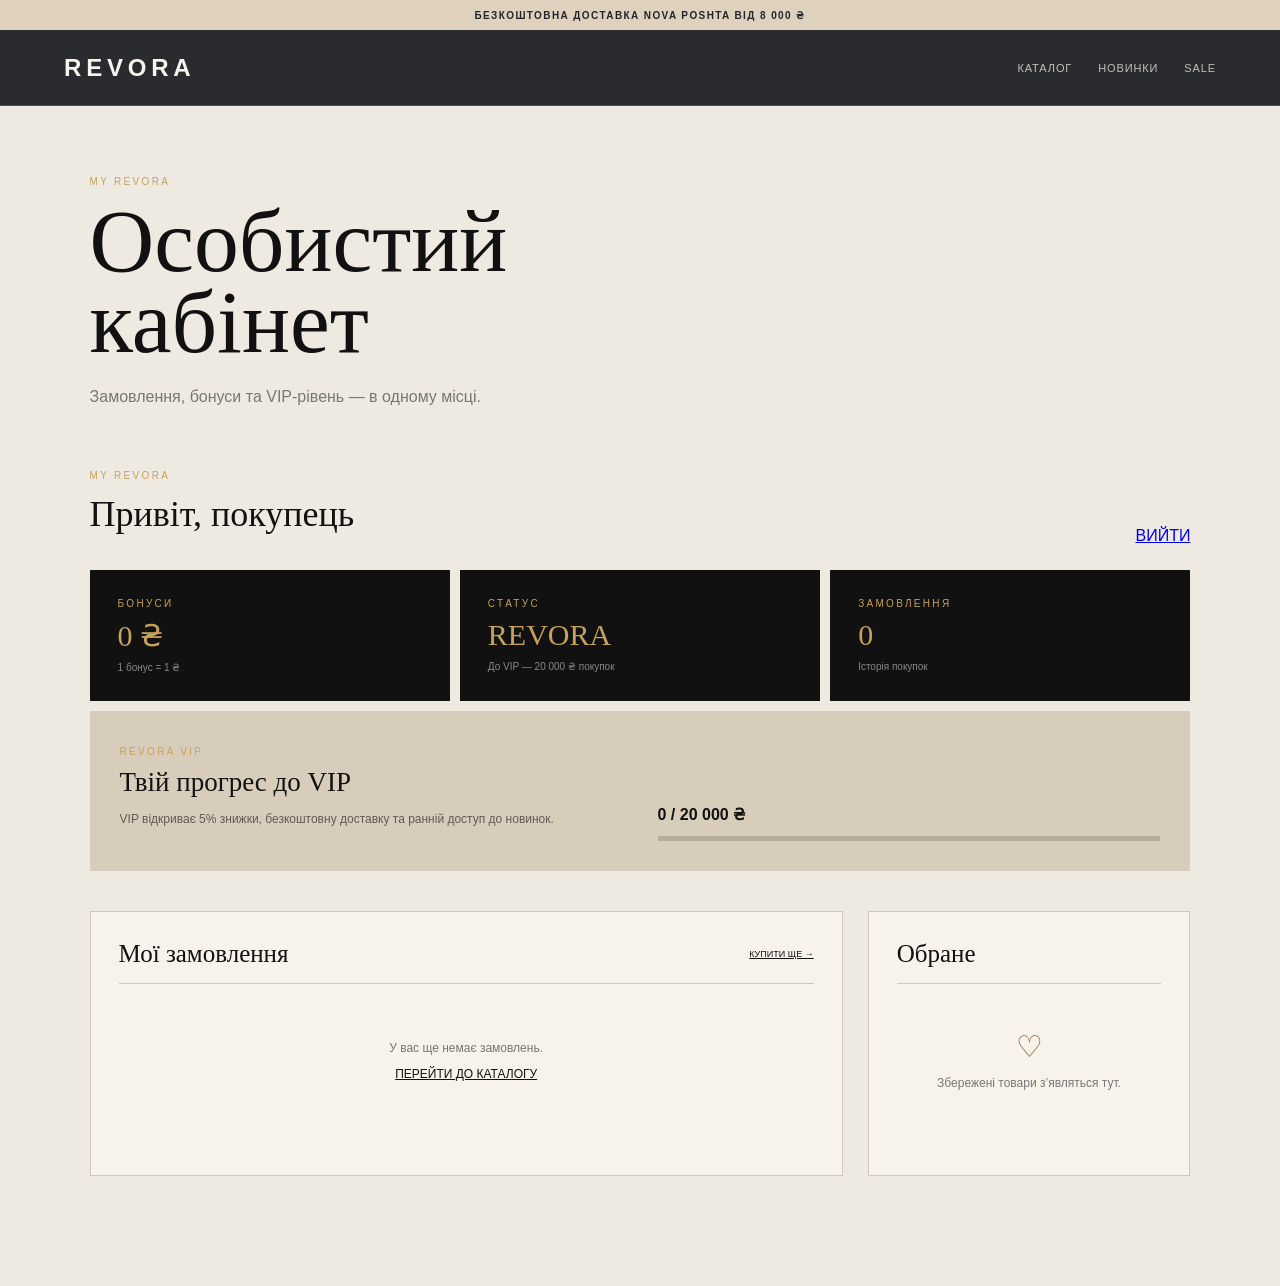
<file: account-dashboard.html>
<!doctype html><html lang="uk"><head><meta charset="UTF-8"><meta name="viewport" content="width=device-width,initial-scale=1"><meta name="theme-color" content="#090909"><title>Мій REVORA</title><link rel="stylesheet" href="style.css"></head><body>
<div class="topbar">БЕЗКОШТОВНА ДОСТАВКА NOVA POSHTA ВІД 8 000 ₴</div><header><a class="logo" href="index.html">REVORA</a><nav><a href="catalog.html">КАТАЛОГ</a><a href="catalog.html?sort=new">НОВИНКИ</a><a href="catalog.html?sale=1">SALE</a></nav></header>
<main class="accountPage"><section class="accountHero"><small>MY REVORA</small><h1>Особистий<br>кабінет</h1><p>Замовлення, бонуси та VIP-рівень — в одному місці.</p></section>
<section class="accountDashboard" style="display:block"><div class="accountHead"><div><small>MY REVORA</small><h2>Привіт, <span id="profileName">покупець</span></h2></div><a href="account.html">ВИЙТИ</a></div>
<div class="accountStats"><article><small>БОНУСИ</small><strong id="bonusCount">0 ₴</strong><span>1 бонус = 1 ₴</span></article><article><small>СТАТУС</small><strong id="vipStatus">REVORA</strong><span>До VIP — 20 000 ₴ покупок</span></article><article><small>ЗАМОВЛЕННЯ</small><strong id="orderCount">0</strong><span>Історія покупок</span></article></div>
<div class="vipCard"><div><small>REVORA VIP</small><h3>Твій прогрес до VIP</h3><p>VIP відкриває 5% знижки, безкоштовну доставку та ранній доступ до новинок.</p></div><div><b>0 / 20 000 ₴</b><div class="vipBar"><i style="width:0"></i></div></div></div>
<div class="accountGrid"><section><div class="accountSectionTitle"><h3>Мої замовлення</h3><a href="catalog.html">КУПИТИ ЩЕ →</a></div><div class="accountEmpty"><p>У вас ще немає замовлень.</p><a href="catalog.html">ПЕРЕЙТИ ДО КАТАЛОГУ</a></div></section><section><div class="accountSectionTitle"><h3>Обране</h3></div><div class="accountEmpty"><span>♡</span><p>Збережені товари з’являться тут.</p></div></section></div></section></main>
<script>var p=new URLSearchParams(location.search),n=p.get('name');if(n)document.getElementById('profileName').textContent=n;</script></body></html>
</file>
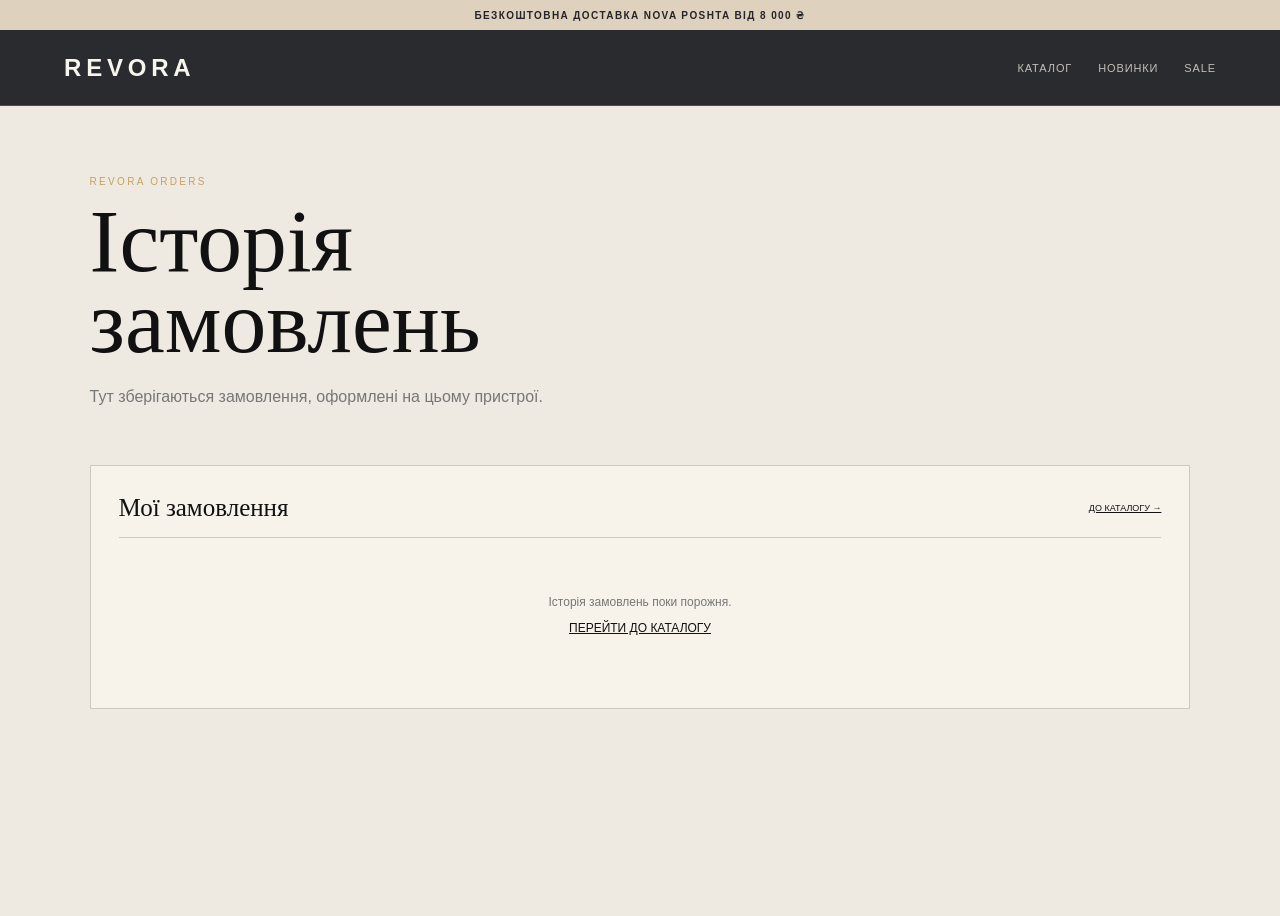
<file: account.html>
<!doctype html><html lang="uk"><head><meta charset="UTF-8"><meta name="viewport" content="width=device-width,initial-scale=1"><meta name="theme-color" content="#090909"><title>Історія замовлень — REVORA</title><link rel="stylesheet" href="style.css"></head><body>
<div class="topbar">БЕЗКОШТОВНА ДОСТАВКА NOVA POSHTA ВІД 8 000 ₴</div><header><a class="logo" href="index.html">REVORA</a><nav><a href="catalog.html">КАТАЛОГ</a><a href="catalog.html?sort=new">НОВИНКИ</a><a href="catalog.html?sale=1">SALE</a></nav></header>
<main class="accountPage"><section class="accountHero"><small>REVORA ORDERS</small><h1>Історія<br>замовлень</h1><p>Тут зберігаються замовлення, оформлені на цьому пристрої.</p></section><section class="accountGrid" style="grid-template-columns:1fr"><section><div class="accountSectionTitle"><h3>Мої замовлення</h3><a href="catalog.html">ДО КАТАЛОГУ →</a></div><div id="orders"></div></section></section></main>
<script>(function(){var b=document.getElementById('orders'),a=[];try{a=JSON.parse(localStorage.getItem('revoraOrders')||'[]')}catch(e){}if(!a.length){b.innerHTML='<div class="accountEmpty"><p>Історія замовлень поки порожня.</p><a href="catalog.html">ПЕРЕЙТИ ДО КАТАЛОГУ</a></div>';return}b.innerHTML=a.slice().reverse().map(function(o){return '<article class="accountOrder"><div><small>ЗАМОВЛЕННЯ</small><b>#'+(o.number||'RV')+'</b></div><div><small>СТАТУС</small><b>'+(o.status||'Прийнято')+'</b></div><div><small>СУМА</small><b>'+Number(o.total||0).toLocaleString('uk-UA')+' ₴</b></div></article>'}).join('')})();</script></body></html>
</file>
<file: style.css>
*{box-sizing:border-box}html{scroll-behavior:smooth}body{margin:0;background:#090909;color:#f4f1e9;font-family:Arial,sans-serif}button,a{font:inherit}.topbar{height:30px;display:grid;place-items:center;background:#c6a15b;color:#0a0a0a;font-size:10px;font-weight:700;letter-spacing:.14em}header{height:76px;display:flex;align-items:center;justify-content:space-between;padding:0 5vw;position:sticky;top:0;background:#090909ed;backdrop-filter:blur(12px);z-index:20;border-bottom:1px solid #252525}.logo{color:#fff;text-decoration:none;font-size:24px;font-weight:900;letter-spacing:.2em}nav{display:flex;gap:26px}nav a,footer a{color:#aaa;text-decoration:none;font-size:11px;letter-spacing:.08em}nav a:hover,.logo:hover{color:#c6a15b}.tools{display:flex;gap:6px}.tools button,.mobile{background:none;color:#eee;border:1px solid #303030;padding:9px 11px;cursor:pointer}.mobile{display:none}.mobileNav{display:none}.hero{min-height:690px;padding:92px 7vw;position:relative;overflow:hidden;background:radial-gradient(circle at 78% 42%,#30281c 0,#171511 24%,#090909 55%)}.heroCopy{max-width:750px;position:relative;z-index:2}.eyebrow,small{color:#c6a15b;font-size:10px;letter-spacing:.23em}.hero h1{font:clamp(58px,7.7vw,112px)/.86 Georgia;margin:26px 0 30px;letter-spacing:-.055em}.hero h1 em,.story h2 em{color:#c6a15b;font-weight:400}.heroCopy>p{max-width:510px;color:#9c9c9c;line-height:1.7;font-size:14px}.heroBtns{display:flex;gap:10px;margin-top:34px}.primary,.ghost{padding:15px 19px;text-decoration:none;font-size:10px;letter-spacing:.1em}.primary{background:#c6a15b;color:#090909}.ghost{border:1px solid #484848;color:#eee}.heroVisual{position:absolute;right:7vw;top:80px;width:30vw;max-width:410px;height:500px;border:1px solid #51452f;background:linear-gradient(145deg,#1d1a15,#0e0e0c);padding:18px;display:flex;flex-direction:column;justify-content:space-between;transform:rotate(1.5deg)}.heroVisual span{font-size:9px;letter-spacing:.2em}.heroVisual strong{font:58px/.85 Georgia;color:#5f574a;text-align:center}.heroVisual small{color:#6e685f;letter-spacing:0}.heroNo{position:absolute;right:3vw;bottom:35px;color:#555;font-size:10px}.benefits{padding:18px 5vw;display:flex;justify-content:space-around;gap:20px;border-block:1px solid #252525;color:#999;font-size:10px;letter-spacing:.08em}.section{padding:95px 7vw}.light{background:#eeeae1;color:#101010}.black{background:#0e0e0e}.sectionHead{display:flex;align-items:flex-end;justify-content:space-between;margin-bottom:42px}.sectionHead h2,.story h2,.telegram h2{font:clamp(44px,5vw,70px) Georgia;margin:7px 0}.sectionHead>a{color:inherit;font-size:10px;letter-spacing:.1em}.products{display:grid;grid-template-columns:repeat(4,1fr);gap:15px}.product{background:#ded8cc;position:relative}.productImg{height:340px;background:linear-gradient(145deg,#d5cfc3,#bcb3a4);display:grid;place-items:center;text-align:center;color:#8a8173;font:26px Georgia}.badge{position:absolute;top:12px;left:12px;background:#111;color:#fff;padding:7px 9px;font-size:9px;letter-spacing:.12em}.info{padding:16px}.info b{font-size:13px}.price{margin:10px 0 0;font-weight:700}.old{color:#8c887f;text-decoration:line-through;margin-left:8px;font-weight:400}.add{width:100%;margin-top:14px;padding:12px;background:#111;color:#fff;border:0;cursor:pointer;font-size:10px;letter-spacing:.1em}.muted{color:#666}.editorial{border-top:1px solid #303030}.editorial article{display:grid;grid-template-columns:70px 1fr 40px;align-items:center;padding:32px 4px;border-bottom:1px solid #303030}.editorial b{color:#c6a15b;font-size:10px}.editorial h3{font:32px Georgia;margin:0}.editorial p{color:#777;font-size:12px}.editorial i{font-style:normal;font-size:24px}.categories{display:grid;grid-template-columns:1fr 1fr;border-top:1px solid #aaa}.categories a{display:flex;justify-content:space-between;padding:24px 4px;border-bottom:1px solid #bcb6aa;font:25px Georgia}.categories a:nth-child(odd){margin-right:35px}.story{padding:110px 7vw;background:#d5ccbc;color:#111}.story h2{max-width:900px}.why{display:grid;grid-template-columns:repeat(4,1fr);gap:25px;margin-top:65px}.why b{color:#8b6a34;font-size:10px}.why h3{font:21px Georgia}.why p{color:#625d54;font-size:13px;line-height:1.6}.telegram{text-align:center;padding:110px 6vw;background:#10100f}.telegram a{display:inline-block;margin-top:20px;color:#c6a15b;border-bottom:1px solid #c6a15b;padding-bottom:7px;text-decoration:none;font-size:11px}footer{padding:65px 7vw;display:grid;grid-template-columns:2fr 1fr 1fr;gap:40px;border-top:1px solid #272727}footer p{color:#666;font-size:12px}footer div:not(:first-child){display:flex;flex-direction:column;gap:12px}footer b{font-size:10px;letter-spacing:.12em;margin-bottom:8px}.drawer{position:fixed;right:-430px;top:0;width:min(420px,90vw);height:100vh;background:#eeeae1;color:#111;z-index:50;padding:35px;transition:.3s}.drawer.open{right:0}.drawer #close{float:right;border:0;background:none;font-size:28px}.shade{display:none;position:fixed;inset:0;background:#000a;z-index:40}.shade.open{display:block}#intro{position:fixed;inset:0;z-index:100;background:#080808;display:grid;place-items:center;font-size:clamp(40px,9vw,110px);font-weight:900;letter-spacing:.24em;animation:intro 1.15s forwards}@keyframes intro{0%,70%{opacity:1;visibility:visible}100%{opacity:0;visibility:hidden}}@media(max-width:900px){nav{display:none}.mobile{display:block}.hero{padding:70px 6vw 520px}.heroVisual{top:auto;bottom:45px;left:6vw;right:auto;width:88%;max-width:none;height:410px}.products{grid-template-columns:1fr 1fr}.why{grid-template-columns:1fr 1fr}.benefits{overflow:auto;justify-content:flex-start}.benefits span{white-space:nowrap}.mobileNav.open{display:flex;position:fixed;top:106px;left:0;right:0;z-index:19;background:#111;padding:25px 6vw;flex-direction:column;gap:20px}.mobileNav a{color:#eee;text-decoration:none}}@media(max-width:560px){header{padding:0 4vw}.tools button:not(#cart){display:none}.hero h1{font-size:52px}.heroBtns{flex-direction:column;align-items:flex-start}.section{padding:70px 5vw}.products{gap:8px}.productImg{height:230px}.info{padding:11px}.categories{grid-template-columns:1fr}.categories a:nth-child(odd){margin-right:0}.why{grid-template-columns:1fr}.editorial h3{font-size:25px}footer{grid-template-columns:1fr}.sectionHead h2{font-size:43px}}
/* Catalog + product */.catalogPage{background:#eeeae1;color:#111;min-height:80vh;padding:70px 6vw 100px}.catalogTop h1{font:clamp(55px,8vw,100px)/.9 Georgia;margin:12px 0}.catalogTop p{color:#777}.catalogTools{display:grid;grid-template-columns:2fr 1fr 1fr;gap:10px;margin:55px 0 18px}.catalogTools input,.catalogTools select{padding:15px;background:transparent;border:1px solid #aaa;color:#111}.catalogMeta{display:flex;justify-content:space-between;align-items:center;margin-bottom:25px;font-size:10px;letter-spacing:.1em}.catalogMeta button{border:0;background:none;text-decoration:underline;cursor:pointer}.catalogGrid{grid-template-columns:repeat(4,1fr)}.productLink{color:#111;text-decoration:none;display:block}.info{display:flex;flex-direction:column;gap:7px}.info small{color:#777;letter-spacing:.1em}.quickAdd{width:calc(100% - 28px);margin:0 14px 14px;padding:12px;background:#111;color:#fff;border:0;cursor:pointer;font-size:10px;letter-spacing:.1em}.productPage{min-height:760px;background:#eeeae1;color:#111;padding:65px 7vw;display:grid;grid-template-columns:1.1fr .9fr;gap:7vw}.mainPhoto{height:610px;background:linear-gradient(145deg,#d6cfc2,#b9af9f);display:grid;place-items:center;text-align:center;color:#81786a;font:34px Georgia}.thumbs{display:grid;grid-template-columns:repeat(3,1fr);gap:8px;margin-top:8px}.thumbs span{height:110px;background:#d4cec2;display:grid;place-items:center;color:#8c8579;font-size:10px}.productDetails{padding-top:25px}.productDetails h1{font:clamp(45px,5vw,72px)/.95 Georgia;margin:15px 0 25px}.bigPrice{font-size:22px;font-weight:700}.bigPrice span{font-size:14px;color:#888;text-decoration:line-through;margin-left:10px}.desc{color:#666;line-height:1.7;margin:30px 0}.productDetails label{font-size:10px;letter-spacing:.12em;font-weight:700}.sizes{display:flex;flex-wrap:wrap;gap:8px;margin:12px 0 22px}.sizes button{min-width:48px;padding:12px;background:transparent;border:1px solid #aaa;cursor:pointer}.sizes button.selected{background:#111;color:#fff;border-color:#111}.qty{display:flex;align-items:center;gap:22px;margin-bottom:15px}.qty button{width:38px;height:38px;background:transparent;border:1px solid #aaa}.buy{width:100%;padding:17px;background:#111;color:#fff;border:0;font-size:11px;letter-spacing:.12em;cursor:pointer}.productBenefits{border-top:1px solid #bbb;margin-top:30px;padding-top:15px;color:#666;font-size:12px}.cartRow{display:grid;grid-template-columns:1fr auto auto;gap:10px;align-items:center;padding:15px 0;border-bottom:1px solid #ccc;font-size:12px}.cartRow div{display:flex;flex-direction:column;gap:5px}.cartRow small{color:#777;letter-spacing:0}.cartRow button{border:0;background:none;font-size:20px}.cartTotal{display:flex;justify-content:space-between;padding-top:25px;font-size:18px}@media(max-width:900px){.catalogGrid{grid-template-columns:repeat(2,1fr)}.productPage{grid-template-columns:1fr}.mainPhoto{height:500px}}@media(max-width:560px){.catalogPage{padding:45px 4vw 70px}.catalogTools{grid-template-columns:1fr}.catalogGrid{gap:8px}.productPage{padding:35px 4vw}.mainPhoto{height:430px}.thumbs span{height:80px}}
/* Checkout */.checkoutBtn{display:block;margin-top:25px;background:#111;color:#fff;text-align:center;text-decoration:none;padding:16px;font-size:10px;letter-spacing:.12em}.checkoutPage{background:#eeeae1;color:#111;min-height:90vh;padding:65px 7vw 110px}.checkoutTitle h1{font:clamp(55px,7vw,95px)/.9 Georgia;margin:12px 0 60px}.checkoutLayout{display:grid;grid-template-columns:1.25fr .75fr;gap:7vw}.checkoutForm h2,.orderSummary h2{font:28px Georgia;margin:35px 0 20px}.checkoutForm h2:first-child{margin-top:0}.formGrid{display:grid;grid-template-columns:1fr 1fr;gap:12px}.checkoutForm label{display:flex;flex-direction:column;gap:8px;font-size:10px;letter-spacing:.08em;margin-bottom:13px}.checkoutForm input,.checkoutForm select,.checkoutForm textarea{width:100%;padding:15px;border:1px solid #aaa;background:transparent;color:#111;font:13px Arial;letter-spacing:0}.formHint{font-size:11px;color:#777;line-height:1.5}.payments{display:grid;gap:8px;margin-bottom:20px}.payments label{border:1px solid #aaa;padding:15px;display:block}.payments input{width:auto;margin-right:8px}.placeOrder{width:100%;padding:18px;background:#111;color:#fff;border:0;margin-top:15px;cursor:pointer;font-size:10px;letter-spacing:.12em}.placeOrder:disabled{opacity:.4}.orderSummary{background:#dcd5c8;padding:30px;align-self:start;position:sticky;top:125px}.checkoutItem{display:grid;grid-template-columns:65px 1fr auto;gap:12px;align-items:center;padding:15px 0;border-bottom:1px solid #bbb}.miniPhoto{height:75px;background:#c7beaf;display:grid;place-items:center;font-size:8px;color:#777}.checkoutItem>div:nth-child(2){display:flex;flex-direction:column;gap:6px}.checkoutItem small{color:#777;letter-spacing:0}.checkoutItem strong{font-size:12px}.checkoutQty{display:flex;align-items:center;gap:10px}.checkoutQty button{width:25px;height:25px;background:transparent;border:1px solid #aaa}.sumLine{display:flex;justify-content:space-between;gap:20px;padding:12px 0;font-size:12px}.grand{border-top:1px solid #aaa;margin-top:10px;padding-top:20px;font-size:18px}.freeHint{font-size:10px;color:#766341}.emptyCheckout a{color:#111}.successModal{display:none;position:fixed;inset:0;background:#000c;z-index:100;place-items:center;padding:20px}.successModal.show{display:grid}.successModal>div{background:#eeeae1;color:#111;max-width:520px;width:100%;padding:45px}.successModal h2{font:42px Georgia;margin:10px 0}.successModal p{line-height:1.7;color:#555}.successModal a{display:block;background:#111;color:#fff;text-decoration:none;text-align:center;padding:15px;margin-top:25px;font-size:10px;letter-spacing:.1em}@media(max-width:800px){.checkoutLayout{grid-template-columns:1fr}.orderSummary{position:static;order:-1}.formGrid{grid-template-columns:1fr}.checkoutPage{padding:45px 5vw 80px}}

/* REVORA checkout polish */
.checkoutTitle{max-width:760px}
.checkoutTitle p{margin:-38px 0 55px;color:#777;font-size:12px;line-height:1.6}
.checkoutForm{background:#f4f0e8;border:1px solid #d0c8bb;padding:34px}
.checkoutForm h2{margin-top:38px;padding-bottom:12px;border-bottom:1px solid #d3ccbf}
.checkoutForm h2:first-child{margin-top:0}
.checkoutForm input,.checkoutForm select,.checkoutForm textarea{border-radius:0;outline:none;transition:border-color .2s,background .2s}
.checkoutForm input:focus,.checkoutForm select:focus,.checkoutForm textarea:focus{border-color:#8b6a34;background:#fff}
.payments label{cursor:pointer;transition:.2s}
.payments label:has(input:checked){border-color:#8b6a34;background:#ebe2d2}
.placeOrder{min-height:54px;transition:transform .15s,opacity .15s}
.placeOrder:hover{opacity:.9}
.placeOrder:active{transform:scale(.99)}
.checkoutSecure{font-size:10px;color:#6d675e;line-height:1.6;text-align:center;margin:14px 0 0}
.npResults{position:absolute;left:0;right:0;top:100%;z-index:80;max-height:280px;overflow:auto;background:#fff;border:1px solid #aaa;box-shadow:0 14px 35px #0002}
.npOption{display:block;width:100%;padding:13px 14px;text-align:left;background:#fff;color:#111;border:0;border-bottom:1px solid #eee;cursor:pointer;font-size:12px;line-height:1.35}
.npOption:hover{background:#eeeae1}
.npLoading{padding:14px;color:#777;font-size:12px;background:#fff}
.orderSummary{box-shadow:0 18px 50px #00000012}
.checkoutItem b{line-height:1.35}
.checkoutQty button{cursor:pointer}
.sumLine.grand b{font-size:20px}
@media(max-width:800px){
 .checkoutTitle h1{margin-bottom:42px}
 .checkoutTitle p{margin:-25px 0 38px}
 .checkoutForm{padding:24px 18px}
 .orderSummary{padding:22px}
 .checkoutItem{grid-template-columns:58px 1fr auto}
 .miniPhoto{height:66px}
 .placeOrder{position:sticky;bottom:10px;z-index:12;box-shadow:0 10px 30px #0004}
}
@media(max-width:480px){
 .checkoutPage{padding:32px 4vw 70px}
 .checkoutTitle h1{font-size:46px}
 .checkoutTitle p{font-size:11px}
 .checkoutForm{padding:20px 14px}
 .checkoutForm h2,.orderSummary h2{font-size:24px}
 .checkoutItem{grid-template-columns:52px 1fr}
 .checkoutItem>strong{grid-column:2}
 .miniPhoto{height:58px}
 .npResults{max-height:230px}
}


/* REVORA premium cart */
.drawer{padding:0;display:flex;flex-direction:column;overflow:hidden;box-shadow:-20px 0 60px #0005}
.drawer>small,.drawer>h2{margin-left:28px;margin-right:28px}
.drawer>small{margin-top:28px}
.drawer>h2{font:36px Georgia;margin-top:8px;margin-bottom:16px}
.drawer #close{position:absolute;right:18px;top:18px;z-index:2;cursor:pointer}
#cartItems{padding:0 28px 28px;overflow:auto;flex:1}
.cartProduct{display:grid;grid-template-columns:72px 1fr auto;gap:13px;padding:17px 0;border-bottom:1px solid #cbc4b8}
.cartProductPhoto{height:88px;background:#d3ccbf;color:#8b8173;text-decoration:none;display:grid;place-items:center;font:10px Georgia;letter-spacing:.12em}
.cartProductInfo{min-width:0;display:flex;flex-direction:column;gap:7px}
.cartProductInfo>a{color:#111;text-decoration:none;line-height:1.3}
.cartProductInfo small{color:#777;letter-spacing:0}
.cartProductQty{display:flex;align-items:center;width:max-content;border:1px solid #b8b0a3;margin-top:2px}
.cartProductQty button{width:29px;height:27px;border:0;background:transparent;cursor:pointer}
.cartProductQty span{min-width:26px;text-align:center;font-size:11px}
.cartProductSide{display:flex;flex-direction:column;align-items:flex-end;justify-content:space-between;white-space:nowrap;font-size:12px}
.cartRemove{border:0;background:none;font-size:21px;line-height:1;cursor:pointer;color:#777}
.cartDelivery{margin-top:18px;padding:12px;background:#e2dacb;color:#68583d;font-size:10px;line-height:1.5;text-align:center}
.cartTotal{border-top:0;padding-top:20px}
.cartTotalHint{display:block;color:#777;letter-spacing:0;margin-top:6px;line-height:1.4}
.checkoutBtn{margin-top:20px;padding:17px;transition:.2s}
.checkoutBtn:hover{background:#c6a15b;color:#090909}
.continueShopping{display:block;text-align:center;color:#555;margin-top:15px;font-size:10px;text-decoration:underline}
.cartEmpty{text-align:center;padding:70px 10px}
.cartEmpty span{font:10px Arial;letter-spacing:.24em;color:#9a7b45}
.cartEmpty h3{font:31px Georgia;margin:14px 0 8px}
.cartEmpty p{font-size:12px;color:#777;line-height:1.6;margin-bottom:25px}
.cartEmpty a{display:inline-block;background:#111;color:#fff;text-decoration:none;padding:14px 18px;font-size:9px;letter-spacing:.1em}
@media(max-width:560px){
 .drawer{width:100vw;max-width:none}
 .drawer>small,.drawer>h2{margin-left:20px;margin-right:20px}
 #cartItems{padding:0 20px 24px}
 .cartProduct{grid-template-columns:64px 1fr auto;gap:10px}
 .cartProductPhoto{height:80px}
 .drawer>h2{font-size:32px}
}


/* REVORA premium product page */
.productDetails{max-width:590px}
.sizeHead{display:flex;justify-content:space-between;align-items:center;margin-top:28px}
.sizeHead #sizeGuide{border:0;background:none;text-decoration:underline;color:#706552;font-size:9px;letter-spacing:.08em;cursor:pointer}
.qtyLabel{font-size:10px;letter-spacing:.12em;font-weight:700;margin:22px 0 10px}
.productActions{display:grid;grid-template-columns:1fr 1fr;gap:9px}
.buyNow{width:100%;padding:17px;background:#c6a15b;color:#090909;border:1px solid #c6a15b;font-size:11px;font-weight:700;letter-spacing:.12em;cursor:pointer}
.productBenefits{display:grid;gap:0}
.productBenefits p{display:flex;justify-content:space-between;gap:20px;padding:13px 0;margin:0;border-bottom:1px solid #c9c1b4}
.productBenefits b{color:#111;font-size:10px;text-transform:uppercase;letter-spacing:.08em}
.productBenefits span{color:#666;text-align:right}
.productInfo{border-bottom:1px solid #c9c1b4;padding:16px 0}
.productInfo summary{cursor:pointer;font-size:10px;font-weight:700;letter-spacing:.1em}
.productInfo p{color:#666;font-size:12px;line-height:1.7}
.mainPhoto{position:relative}
.zoomHint{position:absolute;right:16px;bottom:16px;background:#eeeae1dd;border:1px solid #aaa;padding:10px 12px;font-size:9px;letter-spacing:.08em}
.productThumbs{grid-template-columns:repeat(5,1fr)}
.productThumbs button{height:92px;background:#d4cec2;border:1px solid transparent;color:#81786a;font-size:9px;cursor:pointer}
.productThumbs button:hover{border-color:#8b6a34}
.sizeModal{display:none;position:fixed;inset:0;background:#000b;z-index:120;place-items:center;padding:20px}
.sizeModal.show{display:grid}
.sizeModal>div{position:relative;width:min(520px,100%);max-height:85vh;overflow:auto;background:#eeeae1;padding:36px;color:#111}
.sizeModal #closeSize{position:absolute;right:18px;top:15px;border:0;background:none;font-size:26px;cursor:pointer}
.sizeModal h2{font:36px Georgia;margin:10px 0}
.sizeModal p{color:#666;font-size:12px;line-height:1.6}
.sizeModal table{width:100%;border-collapse:collapse;margin-top:20px;font-size:12px}
.sizeModal th,.sizeModal td{text-align:left;padding:12px;border-bottom:1px solid #c8c0b4}
@media(max-width:560px){
 .productPage{gap:25px}
 .mainPhoto{height:470px}
 .productThumbs{display:flex;overflow-x:auto}
 .productThumbs button{min-width:86px}
 .productDetails{padding-top:0}
 .productDetails h1{font-size:43px}
 .productActions{grid-template-columns:1fr}
 .buy,.buyNow{min-height:54px}
 .sizeHead{gap:12px}
 .productBenefits p{font-size:11px}
}


/* REVORA homepage 2026 */
.homeHero{padding:0;min-height:690px}
.heroSlides{position:relative;min-height:690px}
.heroSlide{position:absolute;inset:0;padding:92px 7vw;opacity:0;visibility:hidden;transform:translateX(14px);transition:opacity .55s ease,transform .55s ease,visibility .55s}
.heroSlide.active{opacity:1;visibility:visible;transform:none}
.heroSlide:nth-child(2){background:radial-gradient(circle at 78% 42%,#26221c 0,#12110f 28%,#090909 58%)}
.heroSlide:nth-child(3){background:radial-gradient(circle at 78% 42%,#382c1b 0,#17130e 28%,#090909 58%)}
.heroControls{position:absolute;z-index:5;right:7vw;bottom:30px;display:flex;align-items:center;gap:13px}
.heroControls button{width:38px;height:38px;border:1px solid #555;background:#0c0c0caa;color:#eee;cursor:pointer}
.heroControls span{min-width:55px;text-align:center;color:#888;font-size:9px;letter-spacing:.1em}
.homeView{display:block;margin:0 14px 14px;text-align:center;text-decoration:none}
.homeDarkProducts .product{background:#191919}
.homeDarkProducts .productImg{background:linear-gradient(145deg,#25231f,#121212);color:#665f55}
.homeDarkProducts .productLink{color:#f4f1e9}
.homeDarkProducts .info small{color:#777}
.homeDarkProducts .add{background:#eeeae1;color:#111}
.categories a{color:#111;text-decoration:none;transition:padding .2s,color .2s}
.categories a:hover{padding-left:10px;color:#8b6a34}
@media(max-width:900px){
 .homeHero,.heroSlides{min-height:760px}
 .heroSlide{padding:70px 6vw 440px}
 .heroSlide .heroVisual{top:auto;bottom:65px}
 .heroControls{right:6vw;bottom:18px}
}
@media(max-width:560px){
 .homeHero,.heroSlides{min-height:720px}
 .heroSlide{padding:55px 5vw 390px}
 .heroSlide .heroCopy h1{font-size:48px}
 .heroSlide .heroVisual{left:5vw;width:90%;height:330px;bottom:52px}
 .heroSlide .heroVisual strong{font-size:48px}
 .heroControls{right:5vw;bottom:8px}
 .homeDarkProducts{grid-template-columns:1fr 1fr}
}


/* REVORA advanced catalog filters */
.filterToggle{display:none;width:100%;padding:14px 0;border:0;border-block:1px solid #aaa;background:transparent;text-align:left;font-size:10px;font-weight:700;letter-spacing:.12em}
.filterToggle span{float:right;font-size:16px}
.catalogTools{grid-template-columns:1.5fr repeat(3,1fr) 1.25fr 1.2fr;align-items:stretch}
.priceFilter{border:1px solid #aaa;padding:9px 12px;display:flex;flex-direction:column;justify-content:center;gap:6px}
.priceFilter label{display:flex;justify-content:space-between;font-size:9px;text-transform:uppercase;letter-spacing:.08em;color:#666}
.priceFilter input{padding:0;border:0;width:100%;accent-color:#8b6a34}
.noProducts{grid-column:1/-1;padding:70px 0;text-align:center;border-block:1px solid #bbb}
.noProducts h3{font:32px Georgia;margin:0 0 8px}
.noProducts p{color:#777;font-size:12px}
@media(max-width:1100px){.catalogTools{grid-template-columns:repeat(3,1fr)}}
@media(max-width:560px){
 .filterToggle{display:block;margin:28px 0 0}
 .catalogTools{display:none;margin:0 0 18px;padding:14px 0;border-bottom:1px solid #aaa}
 .catalogTools.mobileOpen{display:grid;grid-template-columns:1fr}
 .catalogTools input,.catalogTools select{min-height:48px}
 .priceFilter{min-height:58px}
 .catalogMeta{margin-top:18px}
}


/* REVORA customer account */
.accountPage{background:#eeeae1;color:#111;min-height:90vh;padding:65px 7vw 110px}
.accountHero{max-width:800px;margin-bottom:55px}
.accountHero h1{font:clamp(55px,7vw,95px)/.9 Georgia;margin:12px 0 22px}
.accountHero p{color:#777;line-height:1.6}
.accountGuest{max-width:560px;background:#f7f3eb;border:1px solid #d0c8bb;padding:38px}
.accountGuest h2,.accountHead h2{font:36px Georgia;margin:10px 0}
.accountGuest p{color:#666;font-size:12px;line-height:1.7}
.accountGuest form{display:grid;gap:12px;margin-top:25px}
.accountGuest label{display:flex;flex-direction:column;gap:7px;font-size:10px;letter-spacing:.08em}
.accountGuest input{padding:15px;border:1px solid #aaa;background:transparent}
.accountGuest button{padding:16px;background:#111;color:#fff;border:0;cursor:pointer}
.accountHead{display:flex;justify-content:space-between;align-items:end;margin-bottom:25px}
.accountHead button{border:0;background:none;text-decoration:underline;cursor:pointer;font-size:10px}
.accountStats{display:grid;grid-template-columns:repeat(3,1fr);gap:10px}
.accountStats article{background:#111;color:#fff;padding:28px;display:flex;flex-direction:column;gap:9px}
.accountStats strong{font:30px Georgia;color:#c6a15b}
.accountStats span{font-size:10px;color:#888}
.vipCard{margin:10px 0 40px;padding:30px;background:#d8cdbb;display:grid;grid-template-columns:1fr 1fr;gap:35px;align-items:end}
.vipCard h3{font:27px Georgia;margin:8px 0}
.vipCard p{font-size:12px;color:#625b51;line-height:1.6}
.vipBar{height:5px;background:#b9ad99;margin-top:12px;overflow:hidden}
.vipBar i{display:block;height:100%;width:0;background:#111;transition:width .4s}
.accountGrid{display:grid;grid-template-columns:1.4fr .6fr;gap:25px}
.accountGrid>section{background:#f7f3eb;border:1px solid #d0c8bb;padding:28px}
.accountSectionTitle{display:flex;justify-content:space-between;align-items:center;border-bottom:1px solid #d0c8bb;padding-bottom:15px}
.accountSectionTitle h3{font:25px Georgia;margin:0}
.accountSectionTitle a{font-size:9px;color:#111}
.accountOrder{display:grid;grid-template-columns:1fr 1fr 1fr;gap:10px;padding:18px 0;border-bottom:1px solid #ddd4c6}
.accountOrder div{display:flex;flex-direction:column;gap:5px}
.accountOrder small{color:#8b6a34}
.accountOrder b{font-size:12px}
.accountEmpty{text-align:center;padding:45px 10px;color:#777;font-size:12px}
.accountEmpty span{font-size:30px;color:#8b6a34}
.accountEmpty a{color:#111}
[hidden]{display:none!important}
@media(max-width:700px){.accountPage{padding:40px 4vw 80px}.accountStats{grid-template-columns:1fr}.vipCard,.accountGrid{grid-template-columns:1fr}.accountGuest{padding:25px 18px}.accountOrder{grid-template-columns:1fr 1fr}.accountOrder div:last-child{grid-column:1/-1}.accountHero h1{font-size:50px}}

/* REVORA homepage usability */
.editorial a{color:inherit;text-decoration:none;display:grid;grid-template-columns:70px 1fr 40px;align-items:center;padding:32px 4px;border-bottom:1px solid #303030;transition:background .2s,padding .2s}
.editorial a:hover{background:#191919;padding-left:14px}
.editorial a b{color:#c6a15b;font-size:10px}
.editorial a h3{font:32px Georgia;margin:0}
.editorial a p{color:#999;font-size:12px}
.editorial a i{font-style:normal;font-size:24px}
.productMonogram{font:700 33px/1.1 Georgia,serif;letter-spacing:.2em;color:#544c41;text-align:center}
.productMonogram small{display:block;margin-top:12px;color:#7d756a;letter-spacing:.16em;font:10px Arial}
.productImg img{width:100%;height:100%;object-fit:cover;display:block}
.homeSearchOverlay[hidden]{display:none}
.homeSearchOverlay{position:fixed;inset:0;z-index:110;background:rgba(0,0,0,.82);display:flex;align-items:flex-start;justify-content:center;padding:12vh 16px 20px}
.homeSearchDialog{width:min(640px,100%);background:#141414;border:1px solid #5a4b2e;box-shadow:0 30px 85px #000;padding:27px;color:#f2efe6;max-height:80vh;overflow:auto}
.homeSearchTop{display:flex;align-items:center;justify-content:space-between;font-size:10px;letter-spacing:.2em;color:#c6a15b;margin-bottom:20px}
.homeSearchTop button{background:none;border:0;color:#fff;font-size:32px;cursor:pointer}
.homeSearchDialog input{display:block;width:100%;padding:17px 15px;border:1px solid #555;background:#202020;color:#fff;outline:none;font-size:16px}
.homeSearchDialog input:focus{border-color:#c6a15b}
.homeSearchResults{margin:16px 0}
.homeSearchResults>a{display:flex;justify-content:space-between;gap:15px;align-items:center;padding:16px 4px;border-bottom:1px solid #333;text-decoration:none;color:#eee;font-size:13px}
.homeSearchResults>a:hover{color:#c6a15b}
.homeSearchResults b{white-space:nowrap}
.homeSearchResults>p{color:#a9a9a9;font-size:13px}
.homeSearchAll{display:inline-block;margin-top:8px;color:#c6a15b;text-decoration:none;font-size:11px;letter-spacing:.1em}
.heroVisual{isolation:isolate;background:linear-gradient(140deg,#31281b 0%,#15120f 47%,#090909 100%)}
.heroVisual:before{content:"";position:absolute;inset:12px;border:1px solid #55482d75;pointer-events:none}
.heroVisual strong{font:clamp(30px,4.4vw,62px)/1 Georgia;color:#cfb57a;text-align:center;letter-spacing:.035em}
.heroVisual small{color:#a7a092}
#fav{display:none}
@media(max-width:560px){.editorial a{grid-template-columns:36px 1fr 26px}.editorial a h3{font-size:24px}.homeSearchOverlay{padding-top:9vh}.homeSearchDialog{padding:20px}.tools #search{display:block}.heroVisual strong{font-size:37px}}
@media(prefers-reduced-motion:reduce){.heroSlide,.heroVisual,.drawer{transition:none!important}#intro{display:none}}

/* REVORA: prominent quick-order button on product page */
.productActions .buyNow{display:flex;align-items:center;justify-content:center;gap:12px;min-height:64px;padding:12px 22px;border:1px solid #bd9558;border-radius:10px;background:linear-gradient(135deg,#d9b981,#b98c4b);color:#15110c;font-weight:800;letter-spacing:.04em;cursor:pointer;box-shadow:0 8px 24px #8b652b38;transition:transform .2s,box-shadow .2s,filter .2s}
.productActions .buyNow:hover{transform:translateY(-2px);box-shadow:0 12px 30px #8b652b55;filter:brightness(1.06)}
.productActions .buyNow:active{transform:translateY(0)}
.productActions .buyNow:focus-visible{outline:3px solid #8b6a34;outline-offset:3px}
.productActions .buyNow span:last-child{display:flex;flex-direction:column;align-items:center;gap:3px}
.productActions .buyNow small{font-size:10px;letter-spacing:.12em;font-weight:600}
.productActions .buyNowIcon{font-size:22px;line-height:1}
@media(max-width:600px){.productActions .buyNow{width:100%;min-height:66px}}

/* REVORA: header My Orders navigation */
header .tools .headerAccount{display:inline-flex;align-items:center;justify-content:center;gap:8px;min-height:40px;padding:9px 13px;border:1px solid #a58250;border-radius:8px;background:#241d14;color:#eacb96;text-decoration:none;font-size:11px;font-weight:700;letter-spacing:.045em;white-space:nowrap;transition:background .2s,border-color .2s,transform .2s}
header .tools .headerAccount:hover{background:#3a2c1a;border-color:#dfb877;transform:translateY(-1px)}
header .tools .headerAccount:focus-visible{outline:2px solid #eacb96;outline-offset:3px}
header .tools .headerAccountArrow{font-size:16px}
@media(max-width:650px){header .tools .headerAccount{padding:9px;gap:5px;font-size:0;min-width:42px}header .tools .headerAccount span:first-child{font-size:19px}header .tools .headerAccountArrow{display:none}}

/* Minimal orders navigation: replaces previous gold style */
header .tools .headerAccount{background:transparent;color:#f4f1e9;border:1px solid #343434;border-radius:6px;padding:9px 12px;gap:8px;box-shadow:none;min-height:40px;font-size:11px;font-weight:600;letter-spacing:.06em;transform:none}
header .tools .headerAccount:hover{background:#1b1b1b;color:#e6c48c;border-color:#766347;transform:none}
header .tools .headerAccount svg{width:19px;height:19px;flex:none}
@media(max-width:650px){header .tools .headerAccount{padding:9px;min-width:40px}header .tools .headerAccount span{display:none}header .tools .headerAccount svg{width:20px;height:20px}}

/* REVORA refined account entry */
header .tools .headerAccount{position:relative;min-height:42px;padding:9px 15px;border:1px solid #38332c;border-radius:999px;background:linear-gradient(180deg,#1b1b1b,#111);color:#f5f0e8;gap:9px;font-size:11px;font-weight:600;letter-spacing:.09em;box-shadow:inset 0 1px 0 #ffffff0a;transition:background .2s,border-color .2s,box-shadow .2s,color .2s}
header .tools .headerAccount:hover{background:#24211d;border-color:#b99a6c;color:#f1d2a1;box-shadow:0 0 0 3px #b99a6c18}
header .tools .headerAccount:active{background:#2a251e}
header .tools .headerAccount svg{width:18px;height:18px;stroke-width:1.8}
@media(max-width:650px){header .tools .headerAccount{width:42px;min-width:42px;height:42px;padding:0;border-radius:50%;gap:0}header .tools .headerAccount svg{width:20px;height:20px}header .tools .headerAccount span{display:none}}

/* Graceful placeholder when a catalogue image fails to load */
.productImg.imageUnavailable{position:relative;background:linear-gradient(145deg,#e4ded2,#c9c1b2)}
.productImg.imageUnavailable::after{content:'REVORA';position:absolute;inset:0;display:grid;place-items:center;color:#655b4d;font:600 18px Georgia,serif;letter-spacing:.28em}

/* REVORA catalogue: polished interactive product cards */
.product{overflow:hidden;border:1px solid #ffffff10;border-radius:10px;transition:transform .22s ease,box-shadow .22s ease,border-color .22s ease}
.product:hover{transform:translateY(-4px);border-color:#bba17a66;box-shadow:0 14px 32px #00000026}
.productImg{overflow:hidden;position:relative}
.productImg img{transition:transform .45s ease}
.product:hover .productImg img{transform:scale(1.045)}
.product .productLink:focus-visible,.product .quickAdd:focus-visible{outline:2px solid #d4b17a;outline-offset:-2px}
@media(hover:none){.product:hover{transform:none;box-shadow:none}.product:hover .productImg img{transform:none}}
@media(prefers-reduced-motion:reduce){.product,.productImg img{transition:none}.product:hover,.product:hover .productImg img{transform:none}}

/* Empty catalogue: clear recovery action */
.noProducts .emptyReset{margin-top:18px;padding:12px 20px;background:#d7b784;color:#111;border:1px solid #d7b784;border-radius:6px;font-size:12px;font-weight:700;letter-spacing:.06em;cursor:pointer;transition:background .2s,border-color .2s}
.noProducts .emptyReset:hover{background:#f0d4a7;border-color:#f0d4a7}
.noProducts .emptyReset:focus-visible{outline:2px solid #d7b784;outline-offset:3px}

/* REVORA premium catalogue navigation */
.catalogPage .catalogTop{padding-bottom:18px}
.revoraBrowse{margin:8px 0 24px;padding:24px 26px;border-radius:16px;background:linear-gradient(125deg,#191919,#31291e);border:1px solid #bca07855;color:#f5eee3}
.revoraBrowseTitle{display:flex;flex-direction:column;gap:7px;margin-bottom:19px}
.revoraBrowseTitle span{font-size:10px;letter-spacing:.23em;color:#d7b98c;font-weight:700}
.revoraBrowseTitle strong{font:normal clamp(19px,2.8vw,29px) Georgia,serif}
.revoraTabs{display:flex;gap:9px;overflow-x:auto;padding:2px 0 8px;scrollbar-width:thin;scrollbar-color:#977e5b transparent}
.revoraTabs button{flex:0 0 auto;padding:11px 17px;background:#ffffff0d;border:1px solid #ffffff35;border-radius:100px;color:#f7f1e8;cursor:pointer;font:600 12px system-ui;transition:background .2s,color .2s}
.revoraTabs button:hover,.revoraTabs button.active{background:#d8ba8b;color:#18130e;border-color:#d8ba8b}
.revoraCatalogBar{display:flex;justify-content:space-between;align-items:center;gap:12px;margin-bottom:12px}
.revoraCatalogBar>span{font-size:11px;letter-spacing:.16em;opacity:.7}
.revoraCatalogBar .filterToggle{margin:0}
@media(max-width:650px){.revoraBrowse{padding:20px 16px;margin:4px 0 18px}.revoraBrowseTitle strong{font-size:21px}.revoraTabs button{padding:10px 14px}.revoraCatalogBar>span{font-size:9px}}

/* Clean premium catalogue header: no promo panels or duplicate category buttons */
.catalogPage .revoraCatalogBar{padding:18px 0 22px;margin:0 0 18px;border-bottom:1px solid #a99a8255;align-items:end}
.revoraCatalogHeading span{display:block;font:600 10px system-ui;letter-spacing:.22em;color:#9a825c;margin-bottom:7px}
.revoraCatalogHeading h2{margin:0;font:normal clamp(24px,3vw,36px) Georgia,serif;letter-spacing:-.025em}
.revoraCatalogBar .filterToggle{flex:0 0 auto}
@media(max-width:650px){.catalogPage .revoraCatalogBar{padding:10px 0 16px}.revoraCatalogHeading h2{font-size:25px}}

/* Compact premium shopping bag in catalogue navigation */
header .tools .catalogCartButton{position:relative;display:grid;place-items:center;width:44px;height:44px;padding:0;border:1px solid #6b5b43;border-radius:50%;background:#1b1916;color:#f1e5d3;transition:background .2s,border-color .2s}
header .tools .catalogCartButton:hover{background:#302719;border-color:#d4b785}
header .tools .catalogCartButton svg{width:21px;height:21px}
header .tools .catalogCartCount{position:absolute;top:-6px;right:-7px;min-width:19px;height:19px;padding:0 4px;display:grid;place-items:center;border-radius:100px;background:#d7b785;color:#15110c;font:bold 10px Arial,sans-serif;box-shadow:0 0 0 2px #090909}

/* Actual merchandise thumbnail in shopping cart */
.cartProductPhoto{overflow:hidden;border-radius:8px;position:relative}
.cartProductPhoto img{width:100%;height:100%;display:block;object-fit:cover}
.cartProductPhoto span{display:grid;place-items:center;width:100%;height:100%}
.cartProductInfo>a b{display:-webkit-box;-webkit-box-orient:vertical;-webkit-line-clamp:2;overflow:hidden;font-size:12px;line-height:1.4}

/* REVORA cart: large, properly proportioned product photos */
.drawer .cartProduct{grid-template-columns:112px minmax(0,1fr) auto;gap:15px;align-items:start;padding:20px 0}
.drawer .cartProductPhoto{width:112px;height:142px;min-height:142px;aspect-ratio:112/142;border-radius:9px;background:#e9e5de;display:block;overflow:hidden}
.drawer .cartProductPhoto img{display:block;width:100%;height:100%;object-fit:contain;object-position:center;background:#eeeae3}
.drawer .cartProductInfo>a b{font-size:13px;line-height:1.45}
@media(max-width:650px){.drawer .cartProduct{grid-template-columns:96px minmax(0,1fr) auto;gap:10px}.drawer .cartProductPhoto{width:96px;height:124px;min-height:124px}}

/* REVORA payment guide — structured checkout flow */
.paymentGuide{margin:22px 0 26px;background:#171717;border:1px solid #49433a;border-radius:16px;overflow:hidden;color:#f3ede4}
.paymentGuideHead{display:flex;align-items:center;gap:15px;padding:22px 24px;background:linear-gradient(110deg,#29231b,#171717);border-bottom:1px solid #49433a}
.paymentGuideIcon{width:44px;height:44px;flex:none;display:grid;place-items:center;background:#d2ae76;color:#15120e;border-radius:12px;font:bold 25px Georgia,serif}
.paymentGuideEyebrow{display:block;color:#c8ad86;font-size:10px;letter-spacing:.17em;margin-bottom:4px}
.paymentGuideHead h3{margin:0;color:#fff;font:normal 23px Georgia,serif}
.paymentSteps{padding:10px 24px 8px}
.paymentStep{display:flex;gap:17px;padding:17px 0;border-bottom:1px solid #ffffff15;align-items:flex-start}
.paymentStep:last-child{border-bottom:0}
.paymentStepNo{flex:none;display:grid;place-items:center;width:34px;height:34px;border:1px solid #b99b70;border-radius:50%;color:#d9bd94;font:600 12px Arial,sans-serif}
.paymentStep b{font-size:14px;color:#f5f0e7}
.paymentStep p{margin:5px 0 0!important;color:#bbb4a9!important;font-size:13px!important;line-height:1.5}
.paymentExample{margin:8px 24px 18px;padding:17px 20px;border-radius:11px;background:#eee7db;color:#24201b}
.paymentExample>span{display:block;color:#85745e;font-size:10px;letter-spacing:.13em;font-weight:700;margin-bottom:14px}
.paymentExample>div{display:flex;justify-content:space-between;gap:12px;padding:7px 0;font-size:13px}
.paymentExample b{font-size:14px}
.paymentExample .paymentExampleTotal{border-top:1px solid #c8bdad;margin-top:7px;padding-top:14px;font-weight:700;align-items:center}
.paymentExampleTotal strong{font-size:21px;color:#201b14}
.paymentGuideFoot{margin:0!important;padding:0 24px 22px;color:#aaa296!important;font-size:12px!important;line-height:1.65!important}
@media(max-width:600px){.paymentGuideHead{padding:17px}.paymentGuideHead h3{font-size:20px}.paymentSteps{padding:8px 17px}.paymentExample{margin:8px 17px 16px;padding:15px}.paymentGuideFoot{padding:0 17px 19px}}

/* Payment guide v2: clean, compact, aligned typography and numbers */
.checkoutPage .paymentGuide,.paymentGuide{background:#151515;border:1px solid #3e3b35;border-radius:14px;box-shadow:none;max-width:100%}
.paymentGuide .paymentGuideHead{padding:20px 22px;display:flex;justify-content:space-between;align-items:center;gap:15px;background:#1d1b18;border-bottom:1px solid #38342e}
.paymentGuide .paymentGuideEyebrow{font:700 10px Arial,sans-serif;letter-spacing:.16em;color:#c9aa7d}
.paymentGuide .paymentGuideHead h3{font:500 22px Arial,sans-serif;letter-spacing:-.025em;margin:4px 0 0;color:#f7f4ee}
.paymentGuide .paymentGuideIcon{width:38px;height:38px;border-radius:50%;font-size:22px}
.paymentGuide .paymentSteps{list-style:none;margin:0;padding:8px 22px}
.paymentGuide .paymentStep{display:grid;grid-template-columns:28px minmax(0,1fr);align-items:start;gap:13px;padding:16px 0;border-bottom:1px solid #ffffff13}
.paymentGuide .paymentStep:last-child{border-bottom:0}
.paymentGuide .paymentStepNo{width:28px;height:28px;border-radius:8px;background:#30281f;color:#e8c99b;border:0;font-size:12px}
.paymentGuide .paymentStep b{display:block;font-size:14px;font-weight:700;color:#f2eee7}
.paymentGuide .paymentStep p{margin:4px 0 0!important;color:#bcb5aa!important;font-size:12px!important;line-height:1.5!important}
.paymentGuide .paymentAmount{color:#dfb979}
.paymentGuide .paymentExample{margin:8px 22px 0;padding:16px 18px;background:#ece7dd;color:#211e19;border-radius:10px}
.paymentGuide .paymentExampleTitle{font-size:10px;font-weight:700;letter-spacing:.11em;color:#756c5e;margin-bottom:9px}
.paymentGuide .paymentExampleLine,.paymentGuide .paymentExampleTotal{display:flex;align-items:center;justify-content:space-between;gap:14px;padding:10px 0;font-size:13px}
.paymentGuide .paymentExampleLine b{white-space:nowrap;font-size:14px}
.paymentGuide .paymentExampleTotal{border-top:1px solid #c9c0b3;margin-top:3px;padding:13px 0 6px;font-weight:700}
.paymentGuide .paymentExampleTotal strong{font-size:22px;white-space:nowrap}
.paymentGuide .paymentExample>small{display:block;color:#756c5e;font-size:11px;margin-top:4px}
.paymentGuide .paymentGuideFoot{display:flex;gap:9px;align-items:flex-start;padding:16px 22px 20px;margin:0!important;color:#aaa297}
.paymentGuide .paymentGuideFoot>span{font-size:17px;color:#c9aa7d;line-height:1.2}
.paymentGuide .paymentGuideFoot p{margin:0!important;font-size:11px!important;line-height:1.65!important;color:#aaa297!important}
@media(max-width:600px){.paymentGuide .paymentGuideHead{padding:17px}.paymentGuide .paymentGuideHead h3{font-size:19px}.paymentGuide .paymentSteps{padding:6px 17px}.paymentGuide .paymentExample{margin:7px 17px 0;padding:15px}.paymentGuide .paymentGuideFoot{padding:15px 17px 18px}.paymentGuide .paymentExampleTotal strong{font-size:20px}}

/* REVORA checkout — complete cohesive redesign */
.checkoutPage{background:linear-gradient(180deg,#f5f2ed 0%,#ece7df 100%);color:#24211d;padding:36px clamp(16px,5vw,90px) 110px}
.checkoutTitle{max-width:1250px;margin:0 auto 34px}
.checkoutBreadcrumb{display:flex;gap:9px;align-items:center;margin-bottom:25px;font-size:12px;color:#8a8176}
.checkoutBreadcrumb a{color:#756b60;text-decoration:none}.checkoutBreadcrumb a:hover{color:#a1793f}
.checkoutKicker{font-size:11px;font-weight:700;letter-spacing:.22em;color:#9c7b4d}
.checkoutTitle h1{font:500 clamp(35px,5vw,58px)/1.13 Georgia,serif;letter-spacing:-.035em;margin:10px 0 12px}
.checkoutTitle p{font-size:14px;line-height:1.6;color:#756d63;margin:0}
.checkoutLayout{max-width:1250px;margin:0 auto;grid-template-columns:minmax(0,1.45fr) minmax(320px,.85fr);gap:26px;align-items:start}
.checkoutForm{padding:clamp(20px,3vw,38px);background:#fff;border:1px solid #e4ddd3;border-radius:16px;box-shadow:0 12px 45px #372a1b0b}
.checkoutForm h2{font:600 19px Arial,sans-serif;letter-spacing:-.02em;margin:34px 0 19px;padding:0 0 14px;border-bottom:1px solid #eee9e1;color:#29251f}
.checkoutForm h2:first-child{margin-top:0}
.checkoutForm label{font-size:12px;font-weight:600;letter-spacing:0;color:#51493f;gap:9px;margin-bottom:17px}
.checkoutForm input:not([type=radio]),.checkoutForm select,.checkoutForm textarea{min-height:48px;padding:13px 15px;background:#faf9f6;border:1px solid #d9d1c5;border-radius:9px;font:14px Arial,sans-serif;color:#2d2821;transition:background .2s,border-color .2s,box-shadow .2s}
.checkoutForm input:not([type=radio]):focus,.checkoutForm select:focus,.checkoutForm textarea:focus{background:#fff;border-color:#b48d58;box-shadow:0 0 0 3px #b48d581b;outline:none}
.checkoutForm input::placeholder,.checkoutForm textarea::placeholder{color:#9b9389}
.checkoutForm .formHint{color:#80776c;font-size:12px;line-height:1.6;margin:7px 0 15px}
.checkoutForm #applyPromo{display:inline-flex;align-items:center;justify-content:center;min-height:44px;padding:12px 19px;background:#29251f;color:#fff;border:0;border-radius:8px;font-size:11px;font-weight:700;letter-spacing:.07em;cursor:pointer;transition:background .2s}
.checkoutForm #applyPromo:hover{background:#755b37}
.checkoutForm .payments{gap:10px;margin:0 0 20px}
.checkoutForm .payments label{display:flex;align-items:center;gap:10px;padding:15px;border:1px solid #ddd5c9;border-radius:10px;background:#faf9f6;font-size:12px;line-height:1.5;font-weight:500;margin:0}
.checkoutForm .payments label:has(input:checked){background:#f7f1e7;border-color:#b99462}
.checkoutForm .payments label:has(input:disabled){opacity:.52;cursor:not-allowed}
.checkoutForm .payments input{width:16px;height:16px;flex:none;accent-color:#8f6b39;margin:0}
.checkoutForm .paymentGuide{margin:18px 0 26px}
.checkoutForm .placeOrder{background:#181715;border-radius:10px;min-height:56px;font-weight:700;font-size:12px;letter-spacing:.09em;box-shadow:none;transition:background .2s,transform .2s}
.checkoutForm .placeOrder:hover{background:#927044;opacity:1}
.checkoutForm .checkoutSecure{color:#8b8176;text-align:center;font-size:11px;line-height:1.6;margin:13px 0 0}
.checkoutPage .orderSummary{position:sticky;top:110px;background:#fff;border:1px solid #e4ddd3;border-radius:16px;padding:28px;box-shadow:0 12px 45px #372a1b0b;overflow:hidden}
.checkoutPage .orderSummary>small{color:#a1855f;font-size:10px;font-weight:700;letter-spacing:.18em}
.checkoutPage .orderSummary h2{font:500 26px Georgia,serif;margin:10px 0 17px;padding-bottom:17px;border-bottom:1px solid #eee9e1}
.checkoutPage .checkoutItem{border-bottom:1px solid #eee9e1}
.checkoutPage .checkoutItem img{border-radius:7px}
.checkoutPage .orderSummary .sumLine{padding:9px 0}
.checkoutPage .orderSummary .sumLine.grand{padding-top:17px;border-top:1px solid #e5ded3;margin-top:8px}
@media(max-width:950px){.checkoutLayout{grid-template-columns:minmax(0,1fr) 320px;gap:16px}.checkoutPage .orderSummary{padding:20px}}
@media(max-width:760px){.checkoutPage{padding:22px 15px 80px}.checkoutTitle{margin-bottom:22px}.checkoutBreadcrumb{margin-bottom:19px}.checkoutTitle h1{font-size:36px}.checkoutTitle p{font-size:12px}.checkoutLayout{grid-template-columns:minmax(0,1fr);gap:16px}.checkoutPage .orderSummary{position:static;order:-1;padding:20px}.checkoutForm{padding:21px 17px}.checkoutForm h2{font-size:18px}.checkoutForm .placeOrder{position:static;box-shadow:none}.formGrid{grid-template-columns:1fr}}

/* Checkout final visual refinements */
.checkoutTrust{max-width:1250px;margin:0 auto 22px;display:flex;flex-wrap:wrap;gap:10px}
.checkoutTrust span{display:inline-flex;align-items:center;gap:7px;background:#e9e1d5;color:#5e4c34;border:1px solid #dcd0bd;padding:9px 13px;border-radius:100px;font-size:11px;font-weight:700}
.checkoutSectionNum{display:inline-grid;place-items:center;width:32px;height:32px;margin-right:9px;border-radius:9px;background:#f0e8db;color:#9b7440;font:700 12px Arial,sans-serif;vertical-align:middle}
.checkoutPage .checkoutForm h2{display:flex;align-items:center;gap:4px}
.checkoutPage .orderSummary .miniPhoto{width:76px;height:94px;min-width:76px;background:#f0ede7;border-radius:9px;overflow:hidden;display:grid;place-items:center;font-size:10px;color:#aaa}
.checkoutPage .orderSummary .miniPhoto img{display:block;width:100%;height:100%;object-fit:contain}
.checkoutPage .orderSummary .checkoutItem{grid-template-columns:76px minmax(0,1fr) auto;align-items:start;gap:12px}
.checkoutPage .orderSummary .checkoutItem>div:nth-child(2){min-width:0}
.checkoutPage .orderSummary .checkoutItem b{font-size:12px;line-height:1.5;overflow-wrap:anywhere}
.checkoutPage .orderSummary .checkoutItem strong{font-size:12px;white-space:nowrap}
.checkoutPage .orderSummary .checkoutItem small{display:block;color:#7c756b;margin:6px 0}
.checkoutPage .orderSummary .checkoutQty{border-radius:7px;overflow:hidden}
@media(max-width:760px){.checkoutTrust{gap:7px;margin-bottom:16px}.checkoutTrust span{font-size:10px;padding:8px 10px}.checkoutPage .orderSummary .miniPhoto{width:68px;height:86px;min-width:68px}.checkoutPage .orderSummary .checkoutItem{grid-template-columns:68px minmax(0,1fr) auto;gap:8px}.checkoutPage .orderSummary .checkoutItem strong{font-size:11px}}

/* REVORA checkout — sophisticated warm charcoal redesign */
.checkoutPage{background:linear-gradient(145deg,#242421 0%,#302d28 48%,#211f1d 100%);color:#f3eee6}
.checkoutBreadcrumb,.checkoutBreadcrumb a{color:#aaa49a}.checkoutBreadcrumb a:hover{color:#ead3af}
.checkoutKicker{color:#cbb08a}.checkoutTitle h1{color:#f4efe8}.checkoutTitle p{color:#c2b9ad}
.checkoutTrust span{background:#393630;color:#e0d2bc;border-color:#514b42}
.checkoutForm,.checkoutPage .orderSummary{background:#34312d;border-color:#514b44;box-shadow:0 22px 65px #00000024;color:#f1ece5}
.checkoutForm h2,.checkoutPage .orderSummary h2{color:#f2eee7;border-bottom-color:#514b44}
.checkoutSectionNum{background:#4a4236;color:#dfc19a}
.checkoutForm label{color:#ddd4c8}
.checkoutForm input:not([type=radio]),.checkoutForm select,.checkoutForm textarea{background:#292824;border-color:#61594f;color:#f6f1ea}
.checkoutForm input:not([type=radio]):focus,.checkoutForm select:focus,.checkoutForm textarea:focus{background:#24221f;border-color:#d1ae7c;box-shadow:0 0 0 3px #d1ae7c20;color:#fff}
.checkoutForm input::placeholder,.checkoutForm textarea::placeholder{color:#a79e91}
.checkoutForm .formHint,.checkoutForm .checkoutSecure{color:#bcb1a3}
.checkoutForm #applyPromo{background:#d3b385;color:#211c16}.checkoutForm #applyPromo:hover{background:#e6c69a}
.checkoutForm .payments label{background:#2c2a26;border-color:#5a534a;color:#e6dfd6}
.checkoutForm .payments label:has(input:checked){background:#443c30;border-color:#c5a579}
.checkoutPage .orderSummary>small{color:#d1b68f}
.checkoutPage .checkoutItem,.checkoutPage .orderSummary .checkoutItem{border-bottom-color:#504b43}
.checkoutPage .orderSummary .miniPhoto{background:#ebe6df}
.checkoutPage .orderSummary .checkoutItem small{color:#bcb1a3}
.checkoutPage .orderSummary .sumLine{color:#e3d9cc}
.checkoutPage .orderSummary .sumLine.grand{border-top-color:#60574b;color:#fff}
.checkoutForm .placeOrder{background:#d3b385;color:#201a14}.checkoutForm .placeOrder:hover{background:#e5c599}
.checkoutPage .paymentGuide{background:#262420;border-color:#575046}
.checkoutPage .paymentGuide .paymentGuideHead{background:#302c26;border-bottom-color:#4e473d}
.checkoutPage .paymentGuide .paymentExample{background:#ded4c4}
.checkoutPage .paymentGuide .paymentStep{border-bottom-color:#ffffff19}
.checkoutPage .paymentGuide .paymentGuideFoot p{color:#bcb2a4!important}
@media(max-width:760px){.checkoutPage{background:#292722}.checkoutForm,.checkoutPage .orderSummary{border-radius:12px}}

/* Checkout: softer neutral dark palette, less gold */
.checkoutPage{background:linear-gradient(145deg,#2b2d30 0%,#343538 55%,#292b2e 100%)}
.checkoutForm,.checkoutPage .orderSummary{background:#3b3d40;border-color:#55585c}
.checkoutForm h2,.checkoutPage .orderSummary h2{border-bottom-color:#56585a}
.checkoutTrust span{background:#3d4043;border-color:#575a5d;color:#e1ded9}
.checkoutForm input:not([type=radio]),.checkoutForm select,.checkoutForm textarea{background:#303235;border-color:#65676a}
.checkoutForm .payments label{background:#333538;border-color:#5d6063}
.checkoutForm .payments label:has(input:checked){background:#474746;border-color:#b8a99a}
.checkoutSectionNum{background:#505052;color:#e6d9c7}
.checkoutForm #applyPromo,.checkoutForm .placeOrder{background:#e2d5c3;color:#252525}
.checkoutForm #applyPromo:hover,.checkoutForm .placeOrder:hover{background:#f0e7da}
.checkoutPage .paymentGuide{background:#303133;border-color:#55575a}
.checkoutPage .paymentGuide .paymentGuideHead{background:#393a3b;border-bottom-color:#54565a}
.checkoutPage .paymentGuide .paymentExample{background:#e5dfd6}
.checkoutPage .orderSummary .sumLine.grand{border-top-color:#66666a}
@media(max-width:760px){.checkoutPage{background:#2c2e31}}

/* REVORA storefront unified graphite design — checkout-inspired */
:root{--rv-bg:#2c2e31;--rv-surface:#3b3d40;--rv-surface2:#343639;--rv-line:#55585c;--rv-text:#f3eee8;--rv-muted:#bdb7af;--rv-accent:#e2d5c3}
body{background:var(--rv-bg);color:var(--rv-text)}
.topbar{background:#ded1be;color:#242528}
header{background:#2a2c2ff2;border-bottom:1px solid #4b4e51}
.logo{color:#f8f4ee}nav a,footer a{color:#c5bfb7}nav a:hover,.logo:hover{color:#e2d5c3}
.tools button,.mobile{border-color:#595c60;color:#eee}
.mobileNav.open{background:#323437;border-bottom:1px solid #55585c}
.hero{background:radial-gradient(circle at 76% 35%,#4a4743 0%,#343538 39%,#292b2e 85%)}
.heroCopy>p{color:#ccc5bd}.hero h1 em,.story h2 em{color:#e2d5c3}
.heroVisual{background:linear-gradient(145deg,#454544,#303235);border-color:#67615a;border-radius:12px;box-shadow:0 20px 60px #0003}
.primary,.add{background:#e2d5c3;color:#242424;border-radius:8px;font-weight:700}
.primary:hover,.add:hover{background:#f2e7d8}.ghost{border-color:#77726d;color:#f1ede7;border-radius:8px}
.benefits{background:#333538;border-color:#55585c;color:#ddd5ca}
.section{background:#2c2e31;color:#f3eee8}
.section.light,.light{background:#343639;color:#f4f0e9}
.section.black,.black{background:#292b2e;color:#f4f0e9}
.sectionHead>a{color:#e2d5c3}
.product{background:#3b3d40;color:#f4f0e9;border:1px solid #53565a;border-radius:12px;overflow:hidden;transition:transform .2s,border-color .2s}
.product:hover{transform:translateY(-3px);border-color:#928777}
.productImg{background:#e4e0d9;color:#746c61}
.product .info{color:#f4f0e9}.product .price{color:#f4f0e9}.product .old{color:#b4aaa0}
.badge{background:#333538;color:#f5f0e8;border-radius:5px}
.editorial,.editorial article{border-color:#53565a}.editorial b,.why b{color:#dfc9ac}.editorial p,.why p{color:#c6beb3}
.categories{border-color:#636366}.categories a{border-color:#636366;color:#f3eee8;text-decoration:none}
.story{background:#37393c;color:#f4f0e9}.why h3{color:#f4f0e9}
.telegram{background:#292b2e}.telegram a{color:#e2d5c3;border-color:#e2d5c3}
footer{background:#26282b;border-color:#4d5053;color:#e8e1d9}footer p{color:#bcb4aa}
.drawer{background:#383a3d;color:#f5f0e9;border-left:1px solid #56595d;box-shadow:-15px 0 50px #0005}
.drawer #close{color:#f5f0e9}
.drawer .cartProduct{border-bottom-color:#55585c}
.drawer .cartProductInfo>a,.drawer .cartProductInfo b{color:#f3eee8}
.drawer .cartProductPhoto{background:#e9e5de}
/* Catalog and product page surfaces: preserve photos while matching the new palette */
.catalogPage,.productPage,.catalogMain,.productMain{background:var(--rv-bg);color:var(--rv-text)}
.catalogPage h1,.productPage h1,.catalogMain h1,.productMain h1{color:var(--rv-text)}
.catalogPage select,.catalogPage input,.catalogMain select,.catalogMain input{background:#383a3d;color:#f3eee8;border-color:#62656a}
@media(max-width:760px){.hero{background:linear-gradient(150deg,#35373a,#292b2e)}.section.light,.light{background:#343639}.product{border-radius:9px}.product:hover{transform:none}}

/* Consistent hero banners and universal neutral buttons */
.homeHero .heroSlide,.homeHero .heroSlide:nth-child(2),.homeHero .heroSlide:nth-child(3){background:radial-gradient(circle at 76% 40%,#454649 0%,#343639 42%,#292b2e 88%)}
.homeHero .heroSlide .heroCopy h1,.homeHero .heroSlide .heroCopy p{color:#f2eee8}
.homeHero .heroSlide .heroVisual{background-color:#3c3e40;border-color:#696b6d;transform:none;border-radius:13px}
.homeHero .heroSlide .heroVisual:before{border-color:#ffffff30}
.homeHero .heroSlide .heroVisual span,.homeHero .heroSlide .heroVisual small{color:#e2d5c3;text-shadow:0 1px 5px #000a}
.homeHero .heroControls button,.primary,.add,.placeOrder,#applyPromo,.homeSearchAll,.catalogAdd,.buyButton,button[type=submit]:not(.mobile):not(.catalogCartButton){background:#e2d5c3;color:#26272a;border-color:#e2d5c3;border-radius:8px}
.homeHero .heroControls button:hover,.primary:hover,.add:hover,.placeOrder:hover,#applyPromo:hover,.catalogAdd:hover,.buyButton:hover,button[type=submit]:not(.mobile):not(.catalogCartButton):hover{background:#f0e7da;color:#202124}
.ghost,.homeHero .heroBtns .ghost{background:#3b3d40;color:#f2eee8;border:1px solid #77787b;border-radius:8px}
.ghost:hover,.homeHero .heroBtns .ghost:hover{background:#4b4d50}
.catalogCartButton{background:#383a3d!important;color:#f3eee8!important;border:1px solid #686a6e!important;border-radius:8px!important}
.catalogCartCount{background:#e2d5c3!important;color:#222!important}
@media(max-width:760px){.homeHero .heroSlide,.homeHero .heroSlide:nth-child(2),.homeHero .heroSlide:nth-child(3){background:#2e3033}}

/* Product gallery: consistent photo dimensions across different source ratios */
.productPage .mainPhoto{width:100%;aspect-ratio:4/5;height:auto;overflow:hidden}
.productPage .mainPhoto #mainProductImage{display:block;width:100%;height:100%;object-fit:contain;object-position:center}
.productPage .productThumbs button{flex:0 0 86px;width:86px;min-width:86px;height:100px;aspect-ratio:4/5;overflow:hidden;padding:0;display:block}
.productPage .productThumbs button img{display:block;width:100%;height:100%;object-fit:cover;object-position:center}
@media(max-width:560px){.productPage .mainPhoto{aspect-ratio:4/5;height:auto}.productPage .productThumbs button{flex-basis:72px;width:72px;min-width:72px;height:90px}}

/* REVORA wishlist */
.product{position:relative}.favoriteButton{position:absolute;top:12px;right:12px;z-index:3;display:grid;place-items:center;width:39px;height:39px;border:1px solid #ddd3c6;border-radius:50%;background:#fffdf1ee;color:#222;font-size:26px;line-height:1;cursor:pointer;box-shadow:0 2px 9px #0002}.favoriteButton.active{color:#bd344d}.favoriteButton:hover{transform:scale(1.06)}.productFavorite{position:absolute;top:14px;right:14px;z-index:4}.productFavorite .favoriteButton{position:static}.gallery{position:relative}.favoritesNav{color:#f0d2a1;text-decoration:none;white-space:nowrap;font-size:18px;display:inline-flex;align-items:center;gap:6px;margin-right:14px}.favoritesNav span{font-size:12px}.favoritesPage{min-height:65vh}.favoritesPage .sectionHead h1{font-size:clamp(28px,4vw,48px);margin:6px 0}.favoritesEmpty{padding:35px 0;color:#6d665e}.favoritesEmpty a{color:#624923}

.colorOptions{display:flex;flex-wrap:wrap;gap:9px;margin:12px 0 22px}.colorOptions button{border:1px solid #aaa29a;background:transparent;color:inherit;border-radius:6px;padding:10px 14px;cursor:pointer;font-size:13px}.colorOptions button.selected{border:2px solid #bd9a5c;background:#bd9a5c22;font-weight:700}

.sizeGuideScroll{max-width:100%;overflow-x:auto}.sizeGuideScroll table{min-width:360px;width:100%;border-collapse:collapse}.sizeGuideScroll th,.sizeGuideScroll td{padding:12px 10px;text-align:left;white-space:nowrap;border-bottom:1px solid #c9c0b4}.sizeGuideScroll th{font-weight:700}

.activeFilters{display:flex;gap:8px;flex-wrap:wrap;margin:12px 0}.activeFilters:empty{display:none}.activeFilters button{background:#29231c;color:#f2d9a9;border:1px solid #977747;border-radius:30px;padding:8px 12px;cursor:pointer;font-size:12px}.activeFilters button:hover{background:#493723}

/* Full-screen product gallery */
body.zoomOpen{overflow:hidden}.photoZoom[hidden]{display:none!important}.photoZoom{position:fixed;inset:0;z-index:9999;background:rgba(0,0,0,.96);display:flex;align-items:center;justify-content:center;padding:70px 65px 60px}.photoZoom .zoomImage{display:block;max-width:100%;max-height:100%;width:auto;height:auto;object-fit:contain;user-select:none}.photoZoom button{position:absolute;display:grid;place-items:center;border:1px solid #ffffff55;background:#171717b8;color:#fff;cursor:pointer;border-radius:50%;width:48px;height:48px;font-size:32px;line-height:1}.photoZoom button:hover{background:#444}.photoZoom .zoomClose{top:17px;right:18px;font-size:30px}.photoZoom .zoomPrev{left:12px;top:50%;transform:translateY(-50%)}.photoZoom .zoomNext{right:12px;top:50%;transform:translateY(-50%)}.photoZoom .zoomCount{position:absolute;bottom:16px;left:50%;transform:translateX(-50%);color:#fff;font-size:14px;letter-spacing:.1em}#mainProductImage:focus-visible{outline:3px solid #c6a15b;outline-offset:-3px}@media(max-width:600px){.photoZoom{padding:65px 8px 65px}.photoZoom button{width:42px;height:42px}.photoZoom .zoomPrev{left:7px}.photoZoom .zoomNext{right:7px}.photoZoom .zoomImage{max-width:calc(100% - 48px)}}

/* Fix mobile navigation: menu must sit directly below sticky header and remain tappable */
@media(max-width:900px){
 .mobileNav.open{position:fixed;top:76px;left:0;right:0;z-index:45;display:flex;flex-direction:column;gap:0;padding:12px 5vw 18px;max-height:calc(100dvh - 76px);overflow-y:auto;overscroll-behavior:contain;box-shadow:0 16px 28px #0009}
 .mobileNav.open a{display:flex;align-items:center;min-height:52px;padding:12px 10px;position:relative;z-index:1;touch-action:manipulation}
 #menu{position:relative;z-index:46;touch-action:manipulation}
}

/* REVORA mobile layout v2: shared storefront pages */
@media(max-width:900px){
 html,body{max-width:100%;overflow-x:clip}
 header{height:66px;padding-inline:14px;gap:10px;z-index:60;backdrop-filter:none}
 header .logo{font-size:clamp(17px,4.5vw,23px);letter-spacing:.14em;white-space:nowrap}
 header .tools{margin-left:auto;align-items:center;gap:7px;min-width:0}
 header .mobile,#menu{display:inline-flex;align-items:center;justify-content:center;flex:none;width:42px;height:42px;padding:0;border-radius:8px;font-size:22px}
 .mobileNav.open{top:66px;z-index:59;max-height:calc(100dvh - 66px);padding:10px 16px 20px}
 .mobileNav.open a{font-size:15px;font-weight:600;letter-spacing:.02em;min-height:54px;border-bottom:1px solid #ffffff1c}
 .topbar{font-size:9px;text-align:center;padding-inline:8px}
 .hero{min-height:0;padding:54px 6vw 35px}
 .heroCopy{max-width:100%}.hero h1{font-size:clamp(37px,10vw,66px);line-height:1.03;overflow-wrap:break-word}
 .heroVisual{position:relative;inset:auto;transform:none;width:100%;height:230px;margin-top:30px}
 .heroVisual strong{font-size:clamp(28px,8vw,46px);overflow-wrap:anywhere}
 .heroControls{bottom:12px;right:6vw}
 .section{padding:48px 5vw}.sectionHead{margin-bottom:22px;gap:12px}.sectionHead h2{font-size:clamp(29px,8vw,45px)}
 .products,.catalogGrid{grid-template-columns:repeat(2,minmax(0,1fr));gap:10px}
 .product{min-width:0}.productImg{height:auto;aspect-ratio:3/4;overflow:hidden}.productImg img{width:100%;height:100%;object-fit:cover}
 .info{padding:10px;gap:5px}.info b{font-size:12px;overflow-wrap:anywhere}.price{font-size:12px;overflow-wrap:anywhere}
 .quickAdd{width:calc(100% - 20px);margin:0 10px 10px;padding:12px 6px}
 .catalogPage{padding:34px 4vw 65px}.catalogTop h1{font-size:clamp(40px,11vw,64px)}
 .catalogTools{grid-template-columns:repeat(2,minmax(0,1fr));gap:9px;margin:24px 0 14px}.catalogTools input,.catalogTools select{min-width:0;width:100%;font-size:16px}
 .productPage{display:block;padding:20px 4vw 50px;min-height:0}
 .gallery,.productDetails{min-width:0;max-width:100%}.mainPhoto{height:auto;aspect-ratio:1/1.15;max-height:75dvh;overflow:hidden}
 .mainPhoto img{max-width:100%;max-height:100%;object-fit:contain}
 .productThumbs{overflow-x:auto;max-width:100%;scrollbar-width:thin;overscroll-behavior-x:contain}
 .productDetails{padding-top:25px}.productDetails h1{font-size:clamp(29px,8vw,44px);overflow-wrap:anywhere;line-height:1.1}
 .productActions{max-width:100%}.productActions button{min-height:48px}
 .drawer{max-width:100vw}.photoZoom{padding:65px 10px}
}
@media(max-width:390px){header{gap:6px;padding-inline:9px}header .logo{font-size:17px;letter-spacing:.1em}.products,.catalogGrid{gap:7px}.info{padding:8px}.productImg{aspect-ratio:3/4}}

/* Equal-height homepage product cards and aligned view buttons */
.homeDarkProducts .products{align-items:stretch}
.homeDarkProducts .product{display:flex;flex-direction:column;min-width:0}
.homeDarkProducts .productLink{display:flex;flex-direction:column;flex:1;min-height:0}
.homeDarkProducts .productLink .info{flex:1;display:flex;flex-direction:column}
.homeDarkProducts .productLink .info .price{margin-top:auto;padding-top:12px}
.homeDarkProducts .homeView{flex:none;display:flex;align-items:center;justify-content:center;min-height:48px;margin:0 14px 14px;padding:12px 8px;box-sizing:border-box}
@media(max-width:900px){.homeDarkProducts .homeView{margin:0 10px 10px;padding:12px 5px;min-height:46px;font-size:clamp(10px,2.7vw,13px);letter-spacing:.03em}}

/* Fix SALE and Popular homepage card actions: same bottom baseline in each row */
:is(#products,#popularProducts){align-items:stretch}
:is(#products,#popularProducts)>.product{display:flex;flex-direction:column;min-width:0;height:100%}
:is(#products,#popularProducts)>.product>.productLink{display:flex;flex-direction:column;flex:1 1 auto;min-height:0}
:is(#products,#popularProducts)>.product>.productLink>.info{display:flex;flex-direction:column;flex:1 1 auto;min-height:0}
:is(#products,#popularProducts)>.product>.productLink>.info>.price{margin-top:auto;padding-top:12px}
:is(#products,#popularProducts)>.product>.homeView{display:flex;align-items:center;justify-content:center;flex:0 0 auto;box-sizing:border-box;min-height:48px;margin:0 14px 14px;padding:12px 6px;text-align:center}
@media(max-width:900px){:is(#products,#popularProducts)>.product>.homeView{min-height:46px;margin:0 9px 10px;padding:10px 3px;font-size:clamp(10px,2.5vw,13px);letter-spacing:.02em}}
</file>
